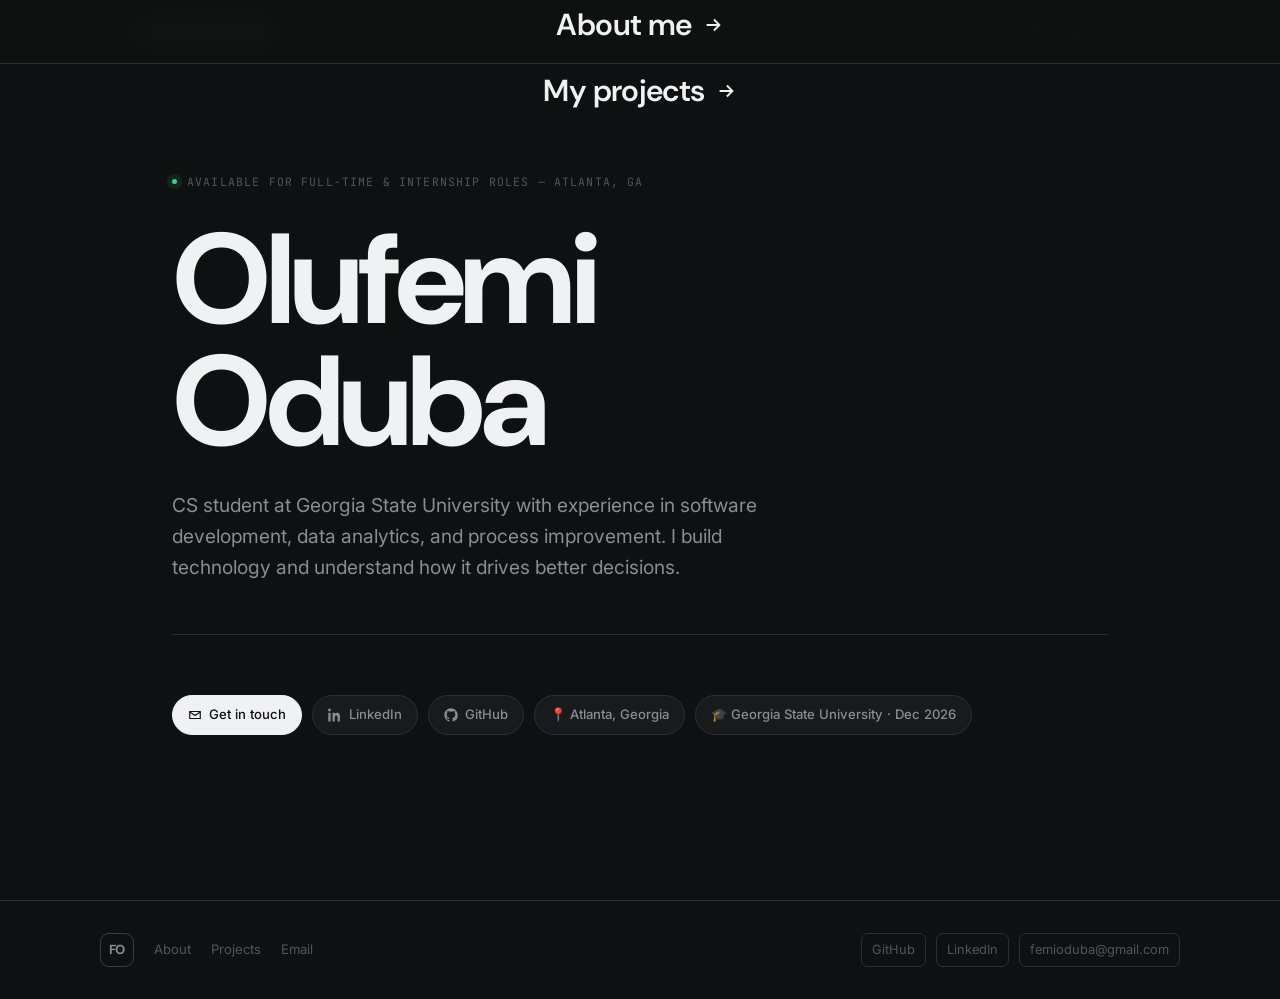
<file: index.html>
<!DOCTYPE html>
<html lang="en" data-theme="dark">
<head>
  <meta charset="UTF-8">
  <meta name="viewport" content="width=device-width, initial-scale=1.0">
  <title>Olufemi Oduba</title>
  <meta name="description" content="CS student at Georgia State University — software development, data analytics, technology consulting.">
  <link rel="stylesheet" href="style.css">
  <style>
    /* ── HOME-SPECIFIC ── */
    .hero {
      padding: clamp(64px, 12vh, 120px) 0 clamp(48px, 8vh, 80px);
    }

    .hero-intro {
      font-family: var(--font-m);
      font-size: .72rem; letter-spacing: .1em;
      text-transform: uppercase; color: var(--text-3);
      display: flex; align-items: center; gap: 10px;
      margin-bottom: 28px;
    }
    .hero-intro::before {
      content: ''; display: block;
      width: 5px; height: 5px; border-radius: 50%;
      background: var(--green);
      box-shadow: 0 0 0 5px var(--green-dim);
      animation: pulse 2s infinite;
    }
    @keyframes pulse {
      0%,100% { box-shadow: 0 0 0 0 rgba(62,207,142,.5); }
      50%      { box-shadow: 0 0 0 7px rgba(62,207,142,0); }
    }

    h1 {
      font-family: var(--font-d);
      font-size: clamp(3.6rem, 11vw, 8rem);
      font-weight: 700;
      letter-spacing: -.04em;
      line-height: .95;
      color: var(--text);
      margin-bottom: 28px;
    }

    .hero-tagline {
      font-size: clamp(1rem, 2.2vw, 1.2rem);
      color: var(--text-2);
      max-width: 52ch;
      line-height: 1.6;
      margin-bottom: 52px;
    }

    .hero-nav {
      display: flex; flex-direction: column;
      gap: 12px; margin-bottom: 60px;
    }

    .hero-divider { border: none; border-top: 1px solid var(--border); margin-bottom: 60px; }

    /* social pill row */
    .hero-socials {
      display: flex; flex-wrap: wrap; gap: 10px;
    }
    .social-pill {
      display: inline-flex; align-items: center; gap: 7px;
      font-size: .82rem; font-weight: 500;
      color: var(--text-2);
      border: 1px solid var(--border);
      border-radius: 99px; padding: 8px 15px;
      background: var(--bg-2);
      transition: all var(--ease);
    }
    .social-pill:hover { color: var(--text); border-color: var(--border-2); transform: translateY(-2px); }
    .social-pill.primary { background: var(--text); color: var(--bg); border-color: var(--text); }
    .social-pill.primary:hover { opacity: .88; }
    .social-pill svg { width: 14px; height: 14px; }
  </style>
</head>
<body>
<div id="progress"></div>

<!-- NAV -->
<nav>
  <div class="nav-inner">
    <a class="nav-mark" href="index.html">
      <span class="mark-box">FO</span>
      Olufemi Oduba
    </a>
    <div class="nav-center">
      <a href="about.html" class="nav-link">About</a>
      <a href="projects.html" class="nav-link">Projects</a>
    </div>
    <div class="nav-right">
      <a class="nav-icon" href="https://github.com/femioduba1" target="_blank" rel="noopener noreferrer" aria-label="GitHub">
        <svg viewBox="0 0 24 24" fill="currentColor"><path d="M12 .5C5.73.5.5 5.73.5 12c0 5.1 3.29 9.4 7.86 10.93.57.1.78-.25.78-.55v-2.16c-3.2.7-3.88-1.36-3.88-1.36-.52-1.34-1.28-1.7-1.28-1.7-1.05-.72.08-.7.08-.7 1.16.08 1.77 1.2 1.77 1.2 1.03 1.76 2.7 1.25 3.36.96.1-.75.4-1.25.73-1.54-2.56-.29-5.26-1.28-5.26-5.7 0-1.26.45-2.29 1.18-3.1-.12-.29-.51-1.46.11-3.04 0 0 .97-.31 3.18 1.18a11 11 0 0 1 5.79 0c2.2-1.49 3.17-1.18 3.17-1.18.63 1.58.24 2.75.12 3.04.74.81 1.18 1.84 1.18 3.1 0 4.43-2.7 5.4-5.28 5.69.42.36.78 1.07.78 2.16v3.2c0 .31.2.66.79.55A10.52 10.52 0 0 0 23.5 12C23.5 5.73 18.27.5 12 .5z"/></svg>
      </a>
      <a class="nav-icon" href="https://www.linkedin.com/in/femioduba" target="_blank" rel="noopener noreferrer" aria-label="LinkedIn">
        <svg viewBox="0 0 24 24" fill="currentColor"><path d="M4.98 3.5C4.98 4.88 3.87 6 2.5 6S0 4.88 0 3.5 1.12 1 2.5 1s2.48 1.12 2.48 2.5zM.5 8h4V23h-4V8zm7.5 0h3.8v2.05h.05c.53-1 1.83-2.05 3.77-2.05 4.03 0 4.78 2.65 4.78 6.1V23h-4v-6.5c0-1.55-.03-3.55-2.16-3.55-2.16 0-2.5 1.69-2.5 3.43V23h-4V8z"/></svg>
      </a>
      <a class="nav-icon" href="mailto:femioduba@gmail.com" aria-label="Email">
        <svg viewBox="0 0 24 24" fill="none" stroke="currentColor" stroke-width="2"><path d="M3 6h18v12H3z"/><path d="M3 7l9 6 9-6"/></svg>
      </a>
      <button id="theme-btn" class="nav-icon" aria-label="Toggle theme">🌙</button>
      <button class="ham" id="ham" aria-label="Menu" aria-expanded="false">
        <span></span><span></span><span></span>
      </button>
    </div>
  </div>
</nav>

<div id="mobile-nav">
  <a href="about.html">About</a>
  <a href="projects.html">Projects</a>
  <a href="mailto:femioduba@gmail.com">Email</a>
  <a href="https://www.linkedin.com/in/femioduba" target="_blank" rel="noopener noreferrer">LinkedIn</a>
  <a href="https://github.com/femioduba1" target="_blank" rel="noopener noreferrer">GitHub</a>
</div>

<!-- MAIN -->
<main class="page">
  <div class="inner">
    <section class="hero">
      <p class="hero-intro reveal">Available for full-time &amp; internship roles — Atlanta, GA</p>

      <h1 class="reveal d1">Olufemi<br>Oduba</h1>

      <p class="hero-tagline reveal d2">
        CS student at Georgia State University with experience in
        software development, data analytics, and process improvement.
        I build technology and understand how it drives better decisions.
      </p>

      <nav class="hero-nav reveal d3" aria-label="Sections">
        <a class="big-link" href="about.html">
          About me
          <svg viewBox="0 0 24 24" fill="none" stroke="currentColor" stroke-width="2"><path d="M5 12h14M13 6l6 6-6 6"/></svg>
        </a>
        <a class="big-link" href="projects.html">
          My projects
          <svg viewBox="0 0 24 24" fill="none" stroke="currentColor" stroke-width="2"><path d="M5 12h14M13 6l6 6-6 6"/></svg>
        </a>
      </nav>

      <hr class="hero-divider reveal">

      <div class="hero-socials reveal">
        <a class="social-pill primary" href="mailto:femioduba@gmail.com">
          <svg viewBox="0 0 24 24" fill="none" stroke="currentColor" stroke-width="2"><path d="M3 6h18v12H3z"/><path d="M3 7l9 6 9-6"/></svg>
          Get in touch
        </a>
        <a class="social-pill" href="https://www.linkedin.com/in/femioduba" target="_blank" rel="noopener noreferrer">
          <svg viewBox="0 0 24 24" fill="currentColor"><path d="M4.98 3.5C4.98 4.88 3.87 6 2.5 6S0 4.88 0 3.5 1.12 1 2.5 1s2.48 1.12 2.48 2.5zM.5 8h4V23h-4V8zm7.5 0h3.8v2.05h.05c.53-1 1.83-2.05 3.77-2.05 4.03 0 4.78 2.65 4.78 6.1V23h-4v-6.5c0-1.55-.03-3.55-2.16-3.55-2.16 0-2.5 1.69-2.5 3.43V23h-4V8z"/></svg>
          LinkedIn
        </a>
        <a class="social-pill" href="https://github.com/femioduba1" target="_blank" rel="noopener noreferrer">
          <svg viewBox="0 0 24 24" fill="currentColor"><path d="M12 .5C5.73.5.5 5.73.5 12c0 5.1 3.29 9.4 7.86 10.93.57.1.78-.25.78-.55v-2.16c-3.2.7-3.88-1.36-3.88-1.36-.52-1.34-1.28-1.7-1.28-1.7-1.05-.72.08-.7.08-.7 1.16.08 1.77 1.2 1.77 1.2 1.03 1.76 2.7 1.25 3.36.96.1-.75.4-1.25.73-1.54-2.56-.29-5.26-1.28-5.26-5.7 0-1.26.45-2.29 1.18-3.1-.12-.29-.51-1.46.11-3.04 0 0 .97-.31 3.18 1.18a11 11 0 0 1 5.79 0c2.2-1.49 3.17-1.18 3.17-1.18.63 1.58.24 2.75.12 3.04.74.81 1.18 1.84 1.18 3.1 0 4.43-2.7 5.4-5.28 5.69.42.36.78 1.07.78 2.16v3.2c0 .31.2.66.79.55A10.52 10.52 0 0 0 23.5 12C23.5 5.73 18.27.5 12 .5z"/></svg>
          GitHub
        </a>
        <span class="social-pill" style="cursor:default;pointer-events:none">
          📍 Atlanta, Georgia
        </span>
        <span class="social-pill" style="cursor:default;pointer-events:none">
          🎓 Georgia State University · Dec 2026
        </span>
      </div>
    </section>
  </div>
</main>

<!-- FOOTER -->
<footer>
  <div class="foot-inner">
    <div class="foot-left">
      <a class="nav-mark" href="index.html" style="font-size:.9rem">
        <span class="mark-box">FO</span>
      </a>
      <div class="foot-links">
        <a href="about.html">About</a>
        <a href="projects.html">Projects</a>
        <a href="mailto:femioduba@gmail.com">Email</a>
      </div>
    </div>
    <div class="foot-social">
      <a href="https://github.com/femioduba1" target="_blank" rel="noopener noreferrer">GitHub</a>
      <a href="https://www.linkedin.com/in/femioduba" target="_blank" rel="noopener noreferrer">LinkedIn</a>
      <a href="mailto:femioduba@gmail.com">femioduba@gmail.com</a>
    </div>
  </div>
</footer>

<script src="main.js"></script>
</body>
</html>
</file>
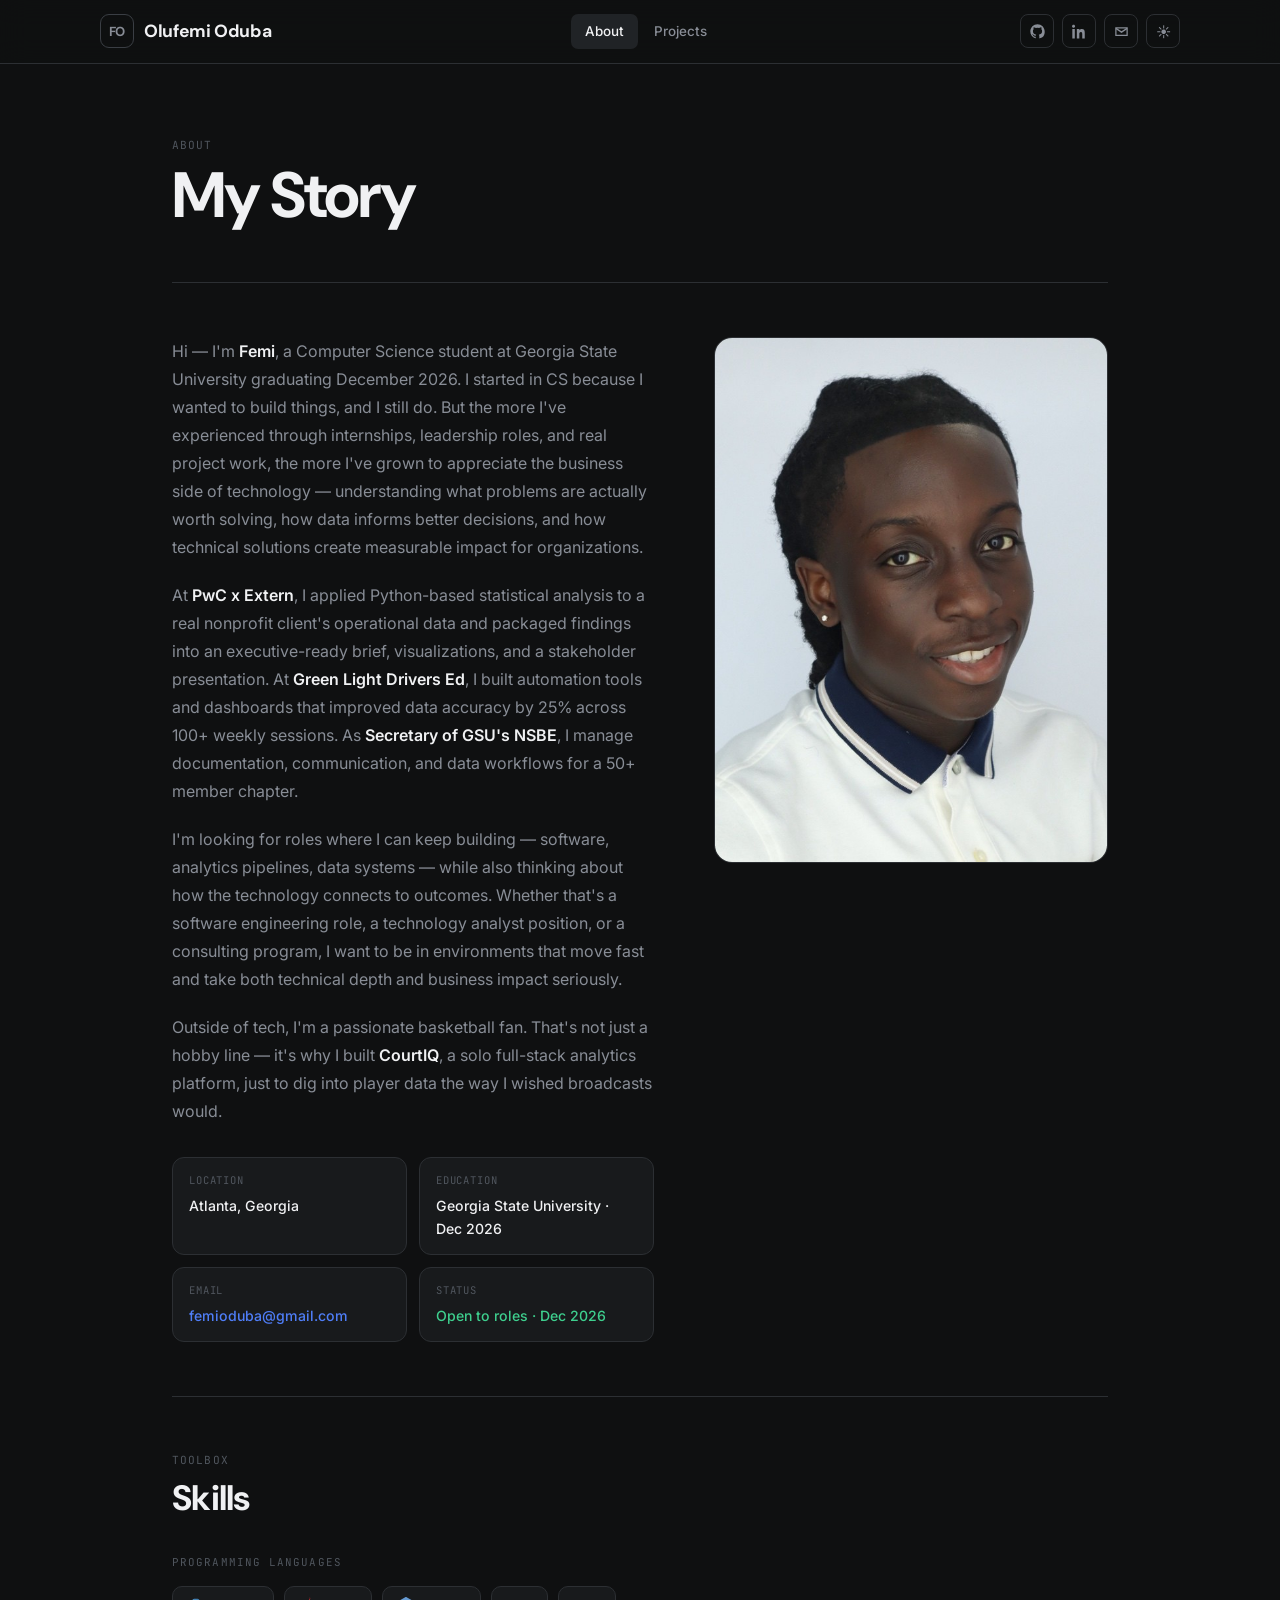
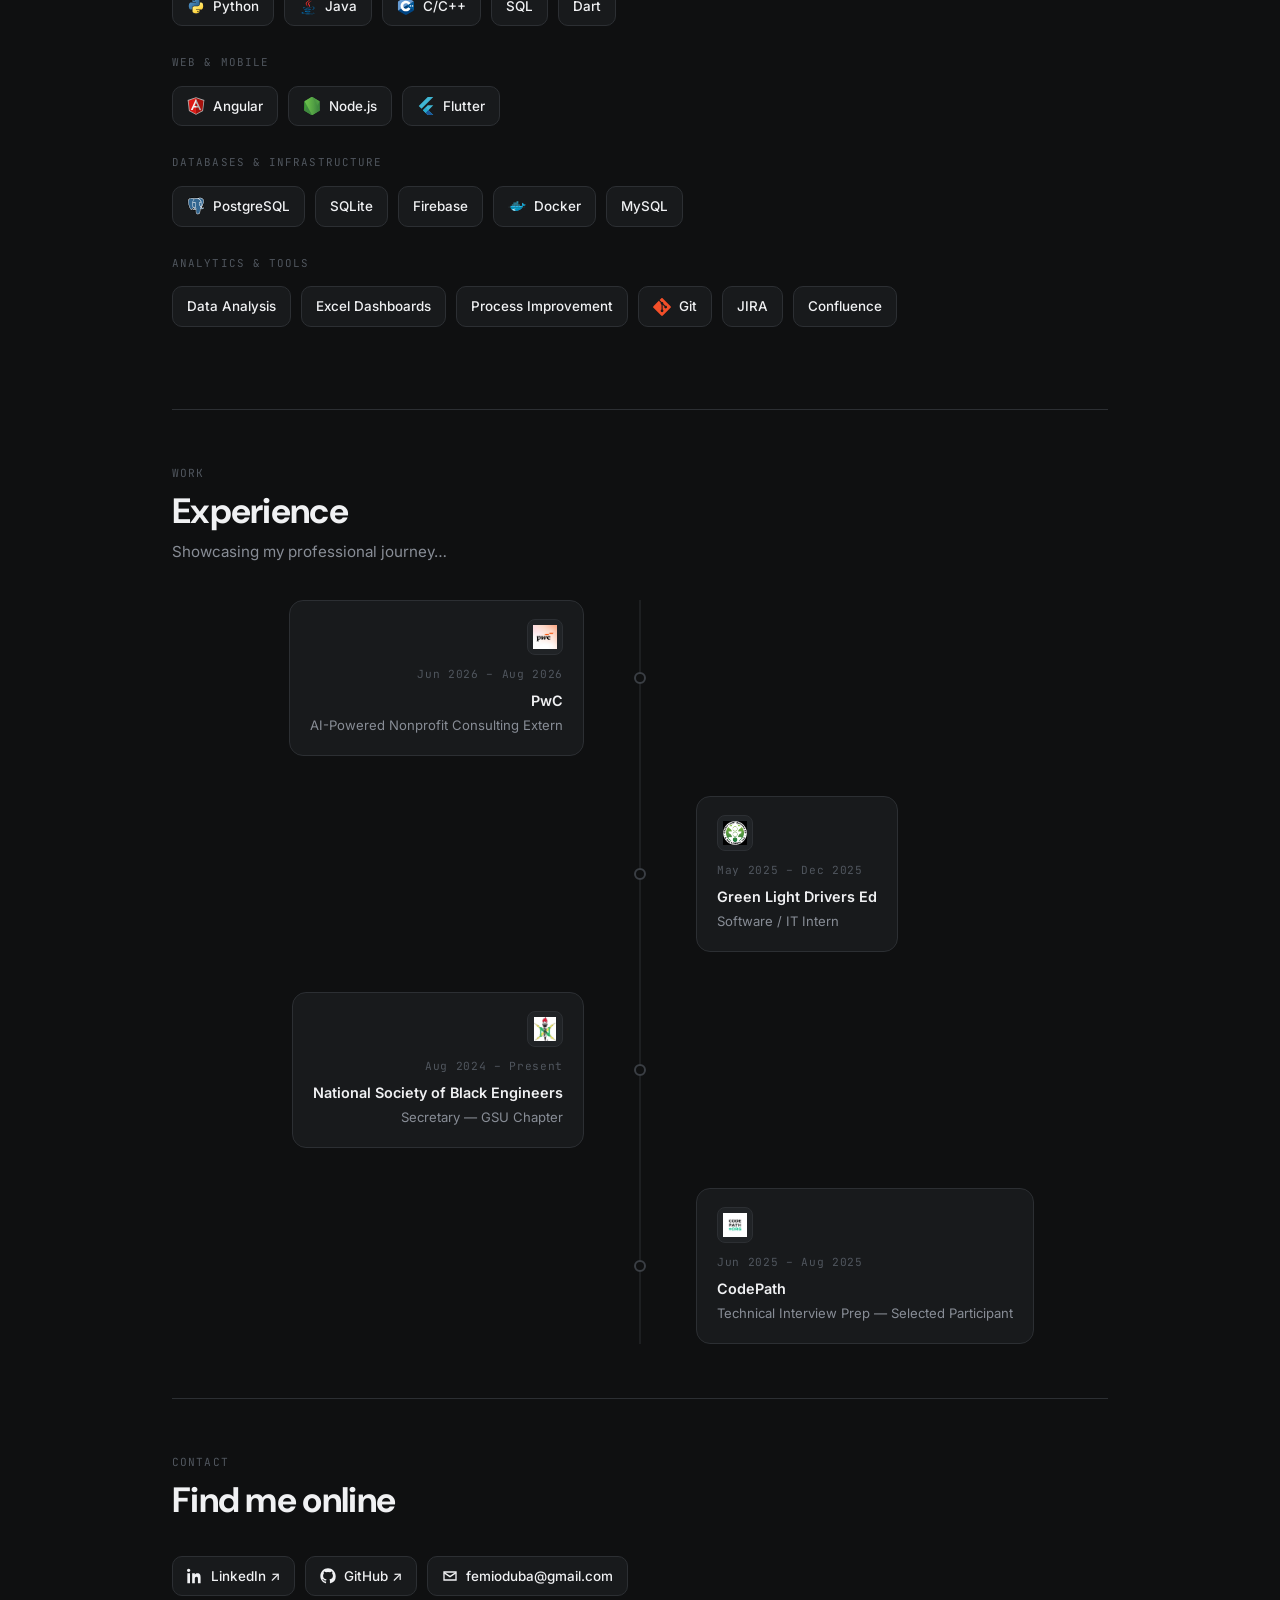
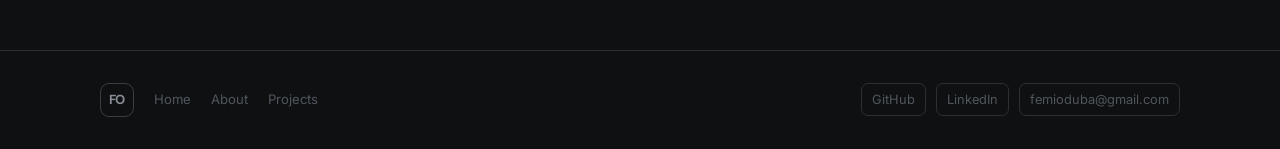
<file: about.html>
<!DOCTYPE html>
<html lang="en" data-theme="dark">
<head>
  <meta charset="UTF-8">
  <meta name="viewport" content="width=device-width, initial-scale=1.0">
  <title>About — Olufemi Oduba</title>
  <meta name="description" content="About Olufemi Oduba — background, skills, and experience.">
  <link rel="stylesheet" href="style.css">
  <style>
    /* ── ABOUT-SPECIFIC ── */
    .about-hero {
      padding: clamp(48px, 8vh, 80px) 0 clamp(36px, 6vh, 60px);
    }
    .about-hero h1 {
      font-family: var(--font-d);
      font-size: clamp(2.2rem, 6vw, 4rem);
      font-weight: 700; letter-spacing: -.03em; line-height: 1.0;
      margin-bottom: 0;
    }

    /* story + photo */
    .story-grid {
      display: grid;
      grid-template-columns: 1.1fr .9fr;
      gap: 60px; align-items: start;
      padding: clamp(40px, 6vh, 72px) 0;
    }
    .story-body p {
      font-size: 1rem; color: var(--text-2);
      line-height: 1.75; margin-bottom: 20px;
    }
    .story-body p:last-child { margin-bottom: 0; }
    .story-body strong { color: var(--text); font-weight: 600; }
    .story-photo {
      position: sticky; top: calc(var(--nav-h) + 24px);
    }
    .story-photo img {
      width: 100%; border-radius: 18px;
      border: 1px solid var(--border);
      aspect-ratio: 3/4; object-fit: cover;
    }

    /* section spacing */
    .about-section { padding: clamp(40px, 6vh, 72px) 0; }
    .about-section-head { margin-bottom: 36px; }

    /* skills */
    .skills-block { margin-bottom: 28px; }
    .skills-block-label {
      font-family: var(--font-m); font-size: .68rem;
      letter-spacing: .1em; text-transform: uppercase;
      color: var(--text-3); margin-bottom: 14px;
    }

    /* info cards (quick facts) */
    .info-cards {
      display: grid; grid-template-columns: repeat(2, 1fr);
      gap: 12px; margin-top: 32px;
    }
    .info-card {
      background: var(--bg-2); border: 1px solid var(--border);
      border-radius: 12px; padding: 14px 16px;
    }
    .info-card-label { font-family: var(--font-m); font-size: .66rem; letter-spacing: .08em; text-transform: uppercase; color: var(--text-3); margin-bottom: 4px; }
    .info-card-value { font-size: .88rem; font-weight: 500; color: var(--text); }

    @media (max-width: 760px) {
      .story-grid { grid-template-columns: 1fr; }
      .story-photo { position: static; }
      .info-cards { grid-template-columns: 1fr; }
    }
  </style>
</head>
<body>
<div id="progress"></div>

<!-- NAV -->
<nav>
  <div class="nav-inner">
    <a class="nav-mark" href="index.html">
      <span class="mark-box">FO</span>
      Olufemi Oduba
    </a>
    <div class="nav-center">
      <a href="about.html" class="nav-link active">About</a>
      <a href="projects.html" class="nav-link">Projects</a>
    </div>
    <div class="nav-right">
      <a class="nav-icon" href="https://github.com/femioduba1" target="_blank" rel="noopener noreferrer" aria-label="GitHub">
        <svg viewBox="0 0 24 24" fill="currentColor"><path d="M12 .5C5.73.5.5 5.73.5 12c0 5.1 3.29 9.4 7.86 10.93.57.1.78-.25.78-.55v-2.16c-3.2.7-3.88-1.36-3.88-1.36-.52-1.34-1.28-1.7-1.28-1.7-1.05-.72.08-.7.08-.7 1.16.08 1.77 1.2 1.77 1.2 1.03 1.76 2.7 1.25 3.36.96.1-.75.4-1.25.73-1.54-2.56-.29-5.26-1.28-5.26-5.7 0-1.26.45-2.29 1.18-3.1-.12-.29-.51-1.46.11-3.04 0 0 .97-.31 3.18 1.18a11 11 0 0 1 5.79 0c2.2-1.49 3.17-1.18 3.17-1.18.63 1.58.24 2.75.12 3.04.74.81 1.18 1.84 1.18 3.1 0 4.43-2.7 5.4-5.28 5.69.42.36.78 1.07.78 2.16v3.2c0 .31.2.66.79.55A10.52 10.52 0 0 0 23.5 12C23.5 5.73 18.27.5 12 .5z"/></svg>
      </a>
      <a class="nav-icon" href="https://www.linkedin.com/in/femioduba" target="_blank" rel="noopener noreferrer" aria-label="LinkedIn">
        <svg viewBox="0 0 24 24" fill="currentColor"><path d="M4.98 3.5C4.98 4.88 3.87 6 2.5 6S0 4.88 0 3.5 1.12 1 2.5 1s2.48 1.12 2.48 2.5zM.5 8h4V23h-4V8zm7.5 0h3.8v2.05h.05c.53-1 1.83-2.05 3.77-2.05 4.03 0 4.78 2.65 4.78 6.1V23h-4v-6.5c0-1.55-.03-3.55-2.16-3.55-2.16 0-2.5 1.69-2.5 3.43V23h-4V8z"/></svg>
      </a>
      <a class="nav-icon" href="mailto:femioduba@gmail.com" aria-label="Email">
        <svg viewBox="0 0 24 24" fill="none" stroke="currentColor" stroke-width="2"><path d="M3 6h18v12H3z"/><path d="M3 7l9 6 9-6"/></svg>
      </a>
      <button id="theme-btn" class="nav-icon" aria-label="Toggle theme">🌙</button>
      <button class="ham" id="ham" aria-label="Menu" aria-expanded="false">
        <span></span><span></span><span></span>
      </button>
    </div>
  </div>
</nav>

<div id="mobile-nav">
  <a href="index.html">Home</a>
  <a href="about.html">About</a>
  <a href="projects.html">Projects</a>
  <a href="mailto:femioduba@gmail.com">Email</a>
</div>

<!-- MAIN -->
<main class="page">
  <div class="inner">

    <!-- heading -->
    <section class="about-hero">
      <span class="eyebrow reveal">About</span>
      <h1 class="reveal d1">My Story</h1>
    </section>

    <hr class="rule">

    <!-- story + photo -->
    <section class="story-grid">
      <div class="story-body reveal">
        <p>
          Hi — I'm <strong>Femi</strong>, a Computer Science student at Georgia State University
          graduating December 2026. I started in CS because I wanted to build things, and I still do.
          But the more I've experienced through internships, leadership roles, and real project work,
          the more I've grown to appreciate the business side of technology — understanding what
          problems are actually worth solving, how data informs better decisions, and how technical
          solutions create measurable impact for organizations.
        </p>
        <p>
          At <strong>PwC x Extern</strong>, I applied Python-based statistical analysis to a real
          nonprofit client's operational data and packaged findings into an executive-ready brief,
          visualizations, and a stakeholder presentation. At <strong>Green Light Drivers Ed</strong>,
          I built automation tools and dashboards that improved data accuracy by 25% across 100+
          weekly sessions. As <strong>Secretary of GSU's NSBE</strong>, I manage documentation,
          communication, and data workflows for a 50+ member chapter.
        </p>
        <p>
          I'm looking for roles where I can keep building — software, analytics pipelines, data
          systems — while also thinking about how the technology connects to outcomes. Whether
          that's a software engineering role, a technology analyst position, or a consulting program,
          I want to be in environments that move fast and take both technical depth and business
          impact seriously.
        </p>
        <p>
          Outside of tech, I'm a passionate basketball fan. That's not just a hobby line — it's why
          I built <strong>CourtIQ</strong>, a solo full-stack analytics platform, just to dig into
          player data the way I wished broadcasts would.
        </p>

        <div class="info-cards reveal d2">
          <div class="info-card">
            <div class="info-card-label">Location</div>
            <div class="info-card-value">Atlanta, Georgia</div>
          </div>
          <div class="info-card">
            <div class="info-card-label">Education</div>
            <div class="info-card-value">Georgia State University · Dec 2026</div>
          </div>
          <div class="info-card">
            <div class="info-card-label">Email</div>
            <div class="info-card-value"><a href="mailto:femioduba@gmail.com" style="color:var(--accent)">femioduba@gmail.com</a></div>
          </div>
          <div class="info-card">
            <div class="info-card-label">Status</div>
            <div class="info-card-value" style="color:var(--green)">Open to roles · Dec 2026</div>
          </div>
        </div>
      </div>

      <div class="story-photo reveal d1">
        <img src="images/headshot.jpg" alt="Olufemi Oduba — professional headshot">
      </div>
    </section>

    <hr class="rule">

    <!-- skills -->
    <section class="about-section">
      <div class="about-section-head reveal">
        <span class="eyebrow">Toolbox</span>
        <h2 class="sec-title">Skills</h2>
      </div>

      <div class="skills-block reveal">
        <div class="skills-block-label">Programming Languages</div>
        <div class="pill-row">
          <span class="pill"><img src="images/icons/python.svg" alt="Python">Python</span>
          <span class="pill"><img src="images/icons/java.svg" alt="Java">Java</span>
          <span class="pill"><img src="images/icons/cplusplus.svg" alt="C++">C/C++</span>
          <span class="pill">SQL</span>
          <span class="pill">Dart</span>
        </div>
      </div>

      <div class="skills-block reveal d1">
        <div class="skills-block-label">Web &amp; Mobile</div>
        <div class="pill-row">
          <span class="pill"><img src="images/icons/angularjs.svg" alt="Angular">Angular</span>
          <span class="pill"><img src="images/icons/nodejs.svg" alt="Node.js">Node.js</span>
          <span class="pill"><img src="images/icons/flutter.svg" alt="Flutter">Flutter</span>
        </div>
      </div>

      <div class="skills-block reveal d2">
        <div class="skills-block-label">Databases &amp; Infrastructure</div>
        <div class="pill-row">
          <span class="pill"><img src="images/icons/postgresql.svg" alt="PostgreSQL">PostgreSQL</span>
          <span class="pill">SQLite</span>
          <span class="pill">Firebase</span>
          <span class="pill"><img src="images/icons/docker.svg" alt="Docker">Docker</span>
          <span class="pill">MySQL</span>
        </div>
      </div>

      <div class="skills-block reveal d3">
        <div class="skills-block-label">Analytics &amp; Tools</div>
        <div class="pill-row">
          <span class="pill">Data Analysis</span>
          <span class="pill">Excel Dashboards</span>
          <span class="pill">Process Improvement</span>
          <span class="pill"><img src="images/icons/git.svg" alt="Git">Git</span>
          <span class="pill">JIRA</span>
          <span class="pill">Confluence</span>
        </div>
      </div>
    </section>

    <hr class="rule">

    <!-- experience timeline -->
    <section class="about-section">
      <div class="about-section-head reveal">
        <span class="eyebrow">Work</span>
        <h2 class="sec-title">Experience</h2>
        <p class="sec-sub">Showcasing my professional journey…</p>
      </div>

      <div class="exp-timeline reveal">

        <div class="exp-item left">
          <div class="exp-card">
            <div class="exp-card-inner">
              <div class="exp-logo"><img src="images/project-pwc.jpg" alt="PwC logo"></div>
              <div class="exp-date">Jun 2026 – Aug 2026</div>
              <div class="exp-org">PwC</div>
              <div class="exp-role">AI-Powered Nonprofit Consulting Extern</div>
            </div>
          </div>
          <div class="exp-connector"><div class="exp-dot"></div></div>
          <div class="exp-spacer"></div>
        </div>

        <div class="exp-item right">
          <div class="exp-spacer"></div>
          <div class="exp-connector"><div class="exp-dot"></div></div>
          <div class="exp-card">
            <div class="exp-card-inner">
              <div class="exp-logo"><img src="images/icons/greenlight-logo.png" alt="Green Light logo"></div>
              <div class="exp-date">May 2025 – Dec 2025</div>
              <div class="exp-org">Green Light Drivers Ed</div>
              <div class="exp-role">Software / IT Intern</div>
            </div>
          </div>
        </div>

        <div class="exp-item left">
          <div class="exp-card">
            <div class="exp-card-inner">
              <div class="exp-logo"><img src="images/icons/nsbe-logo.png" alt="NSBE logo"></div>
              <div class="exp-date">Aug 2024 – Present</div>
              <div class="exp-org">National Society of Black Engineers</div>
              <div class="exp-role">Secretary — GSU Chapter</div>
            </div>
          </div>
          <div class="exp-connector"><div class="exp-dot"></div></div>
          <div class="exp-spacer"></div>
        </div>

        <div class="exp-item right">
          <div class="exp-spacer"></div>
          <div class="exp-connector"><div class="exp-dot"></div></div>
          <div class="exp-card">
            <div class="exp-card-inner">
              <div class="exp-logo"><img src="images/icons/codepath-logo.png" alt="CodePath logo"></div>
              <div class="exp-date">Jun 2025 – Aug 2025</div>
              <div class="exp-org">CodePath</div>
              <div class="exp-role">Technical Interview Prep — Selected Participant</div>
            </div>
          </div>
        </div>

      </div>
    </section>

    <hr class="rule">

    <!-- find me section -->
    <section class="about-section">
      <div class="about-section-head reveal">
        <span class="eyebrow">Contact</span>
        <h2 class="sec-title">Find me online</h2>
      </div>
      <div class="pill-row reveal">
        <a class="pill" href="https://www.linkedin.com/in/femioduba" target="_blank" rel="noopener noreferrer">
          <svg width="16" height="16" viewBox="0 0 24 24" fill="currentColor"><path d="M4.98 3.5C4.98 4.88 3.87 6 2.5 6S0 4.88 0 3.5 1.12 1 2.5 1s2.48 1.12 2.48 2.5zM.5 8h4V23h-4V8zm7.5 0h3.8v2.05h.05c.53-1 1.83-2.05 3.77-2.05 4.03 0 4.78 2.65 4.78 6.1V23h-4v-6.5c0-1.55-.03-3.55-2.16-3.55-2.16 0-2.5 1.69-2.5 3.43V23h-4V8z"/></svg>
          LinkedIn ↗
        </a>
        <a class="pill" href="https://github.com/femioduba1" target="_blank" rel="noopener noreferrer">
          <svg width="16" height="16" viewBox="0 0 24 24" fill="currentColor"><path d="M12 .5C5.73.5.5 5.73.5 12c0 5.1 3.29 9.4 7.86 10.93.57.1.78-.25.78-.55v-2.16c-3.2.7-3.88-1.36-3.88-1.36-.52-1.34-1.28-1.7-1.28-1.7-1.05-.72.08-.7.08-.7 1.16.08 1.77 1.2 1.77 1.2 1.03 1.76 2.7 1.25 3.36.96.1-.75.4-1.25.73-1.54-2.56-.29-5.26-1.28-5.26-5.7 0-1.26.45-2.29 1.18-3.1-.12-.29-.51-1.46.11-3.04 0 0 .97-.31 3.18 1.18a11 11 0 0 1 5.79 0c2.2-1.49 3.17-1.18 3.17-1.18.63 1.58.24 2.75.12 3.04.74.81 1.18 1.84 1.18 3.1 0 4.43-2.7 5.4-5.28 5.69.42.36.78 1.07.78 2.16v3.2c0 .31.2.66.79.55A10.52 10.52 0 0 0 23.5 12C23.5 5.73 18.27.5 12 .5z"/></svg>
          GitHub ↗
        </a>
        <a class="pill" href="mailto:femioduba@gmail.com">
          <svg width="16" height="16" viewBox="0 0 24 24" fill="none" stroke="currentColor" stroke-width="2"><path d="M3 6h18v12H3z"/><path d="M3 7l9 6 9-6"/></svg>
          femioduba@gmail.com
        </a>
      </div>
    </section>

  </div>
</main>

<!-- FOOTER -->
<footer>
  <div class="foot-inner">
    <div class="foot-left">
      <a class="nav-mark" href="index.html" style="font-size:.9rem"><span class="mark-box">FO</span></a>
      <div class="foot-links">
        <a href="index.html">Home</a>
        <a href="about.html">About</a>
        <a href="projects.html">Projects</a>
      </div>
    </div>
    <div class="foot-social">
      <a href="https://github.com/femioduba1" target="_blank" rel="noopener noreferrer">GitHub</a>
      <a href="https://www.linkedin.com/in/femioduba" target="_blank" rel="noopener noreferrer">LinkedIn</a>
      <a href="mailto:femioduba@gmail.com">femioduba@gmail.com</a>
    </div>
  </div>
</footer>

<script src="main.js"></script>
</body>
</html>
</file>
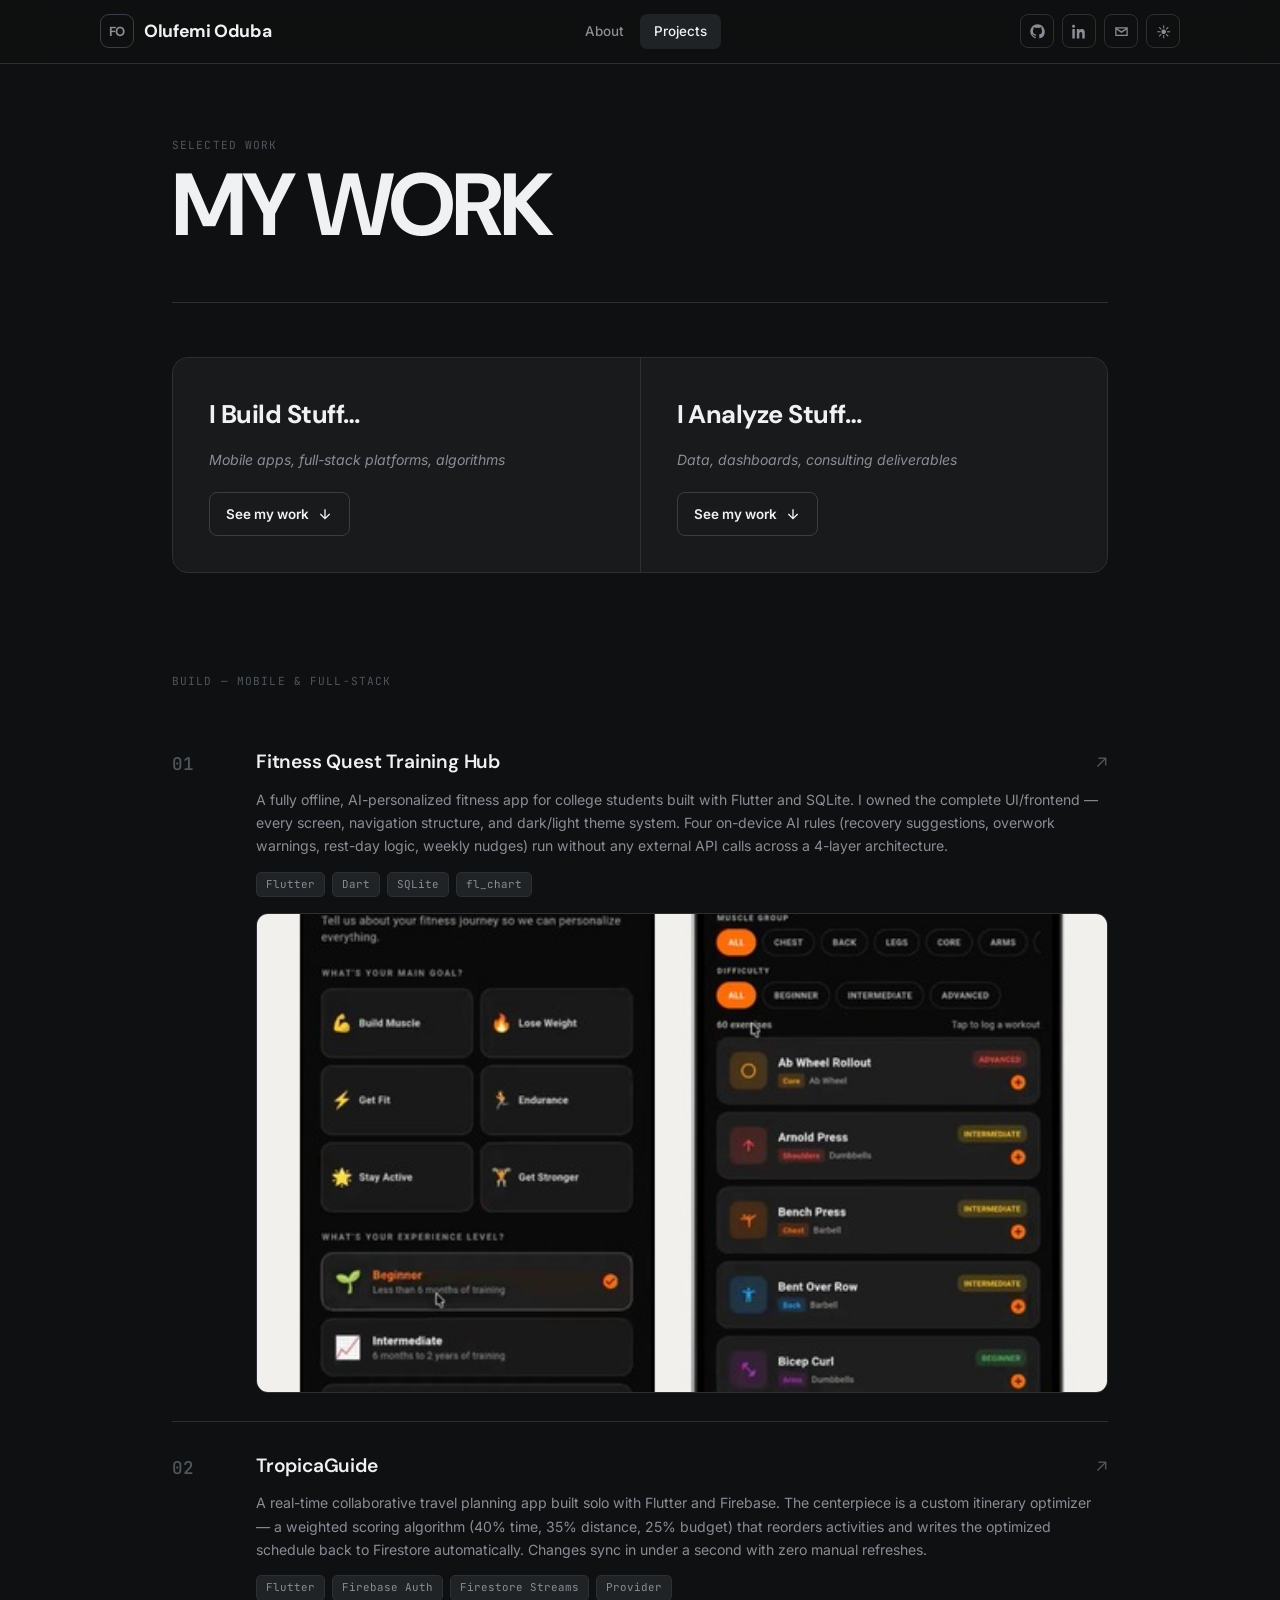
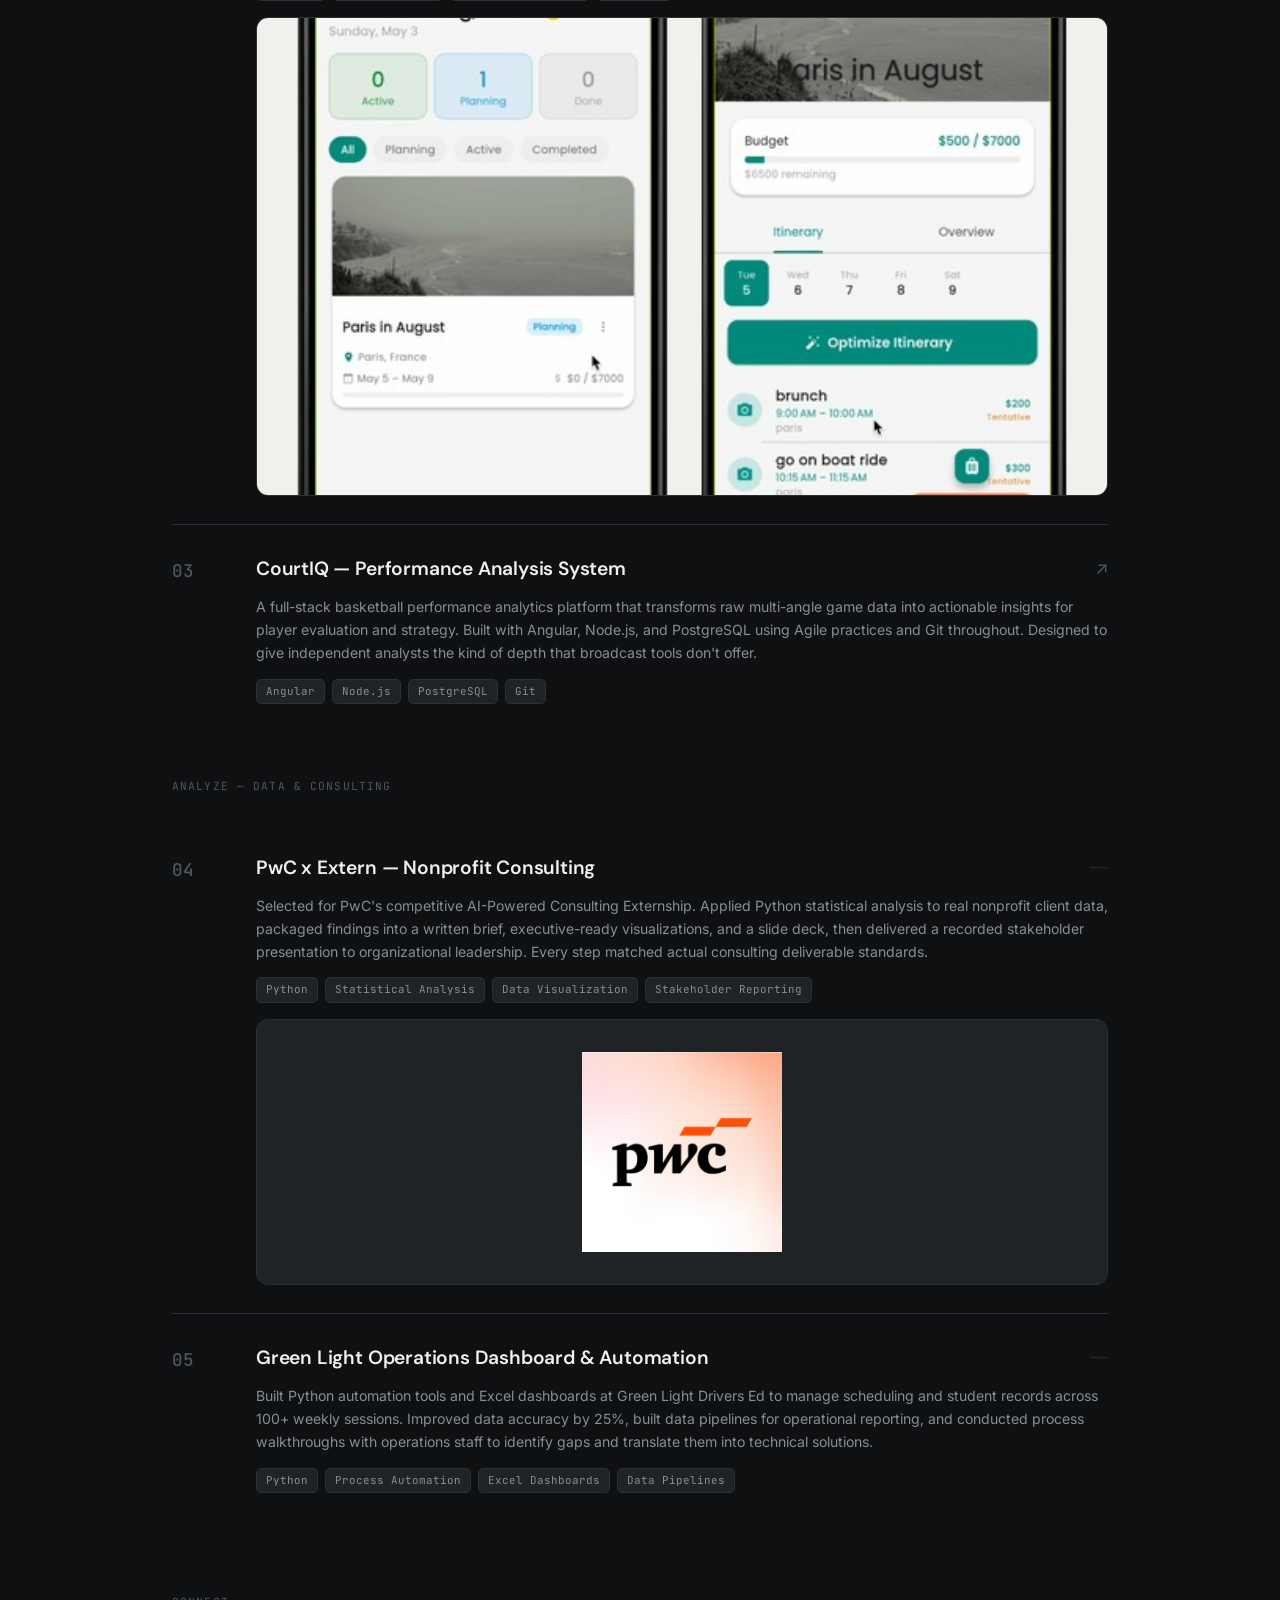
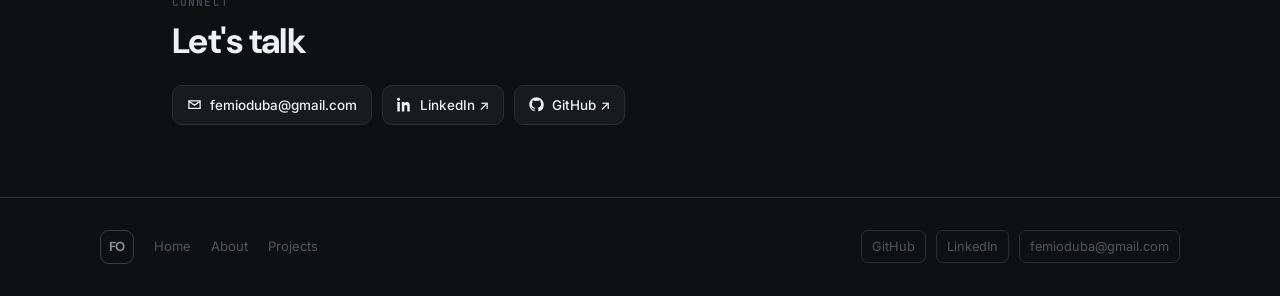
<file: projects.html>
<!DOCTYPE html>
<html lang="en" data-theme="dark">
<head>
  <meta charset="UTF-8">
  <meta name="viewport" content="width=device-width, initial-scale=1.0">
  <title>Projects — Olufemi Oduba</title>
  <meta name="description" content="Projects by Olufemi Oduba — mobile apps, full-stack platforms, and analytics work.">
  <link rel="stylesheet" href="style.css">
  <style>
    /* ── PROJECTS-SPECIFIC ── */
    .proj-hero {
      padding: clamp(48px, 8vh, 80px) 0 clamp(36px, 6vh, 60px);
    }
    .proj-hero h1 {
      font-family: var(--font-d);
      font-size: clamp(2.6rem, 8vw, 5.5rem);
      font-weight: 700; letter-spacing: -.04em; line-height: .95;
      margin-bottom: 0;
    }

    /* category split */
    .cat-split {
      display: grid; grid-template-columns: 1fr 1fr;
      gap: 1px; background: var(--border);
      border: 1px solid var(--border);
      border-radius: 16px; overflow: hidden;
      margin: clamp(40px, 6vh, 64px) 0;
    }
    .cat-card {
      background: var(--bg-2); padding: 36px;
      display: flex; flex-direction: column; gap: 12px;
      transition: background var(--ease);
    }
    .cat-card:hover { background: var(--bg-3); }
    .cat-card h3 {
      font-family: var(--font-d);
      font-size: clamp(1.2rem, 2.5vw, 1.6rem);
      font-weight: 700; letter-spacing: -.02em;
    }
    .cat-card p { font-size: .88rem; color: var(--text-2); font-style: italic; }
    .cat-link {
      display: inline-flex; align-items: center; gap: 8px;
      font-size: .84rem; font-weight: 600;
      color: var(--text);
      border: 1.5px solid var(--border-2);
      border-radius: 8px; padding: 10px 16px;
      width: fit-content; margin-top: 8px;
      transition: all var(--ease);
    }
    .cat-link:hover { border-color: var(--text); transform: translateY(-2px); }
    .cat-link svg { width: 16px; height: 16px; transition: transform var(--ease); }
    .cat-link:hover svg { transform: translateY(2px); }

    /* section label */
    .proj-label {
      font-family: var(--font-m); font-size: .7rem;
      letter-spacing: .1em; text-transform: uppercase;
      color: var(--text-3); padding: clamp(32px, 5vh, 52px) 0 28px;
      display: block;
    }

    /* project list */
    .proj-list { display: flex; flex-direction: column; gap: 0; }
    .proj-item {
      display: grid;
      grid-template-columns: 56px 1fr;
      gap: 28px; align-items: start;
      padding: 28px 0;
      border-bottom: 1px solid var(--border);
      cursor: pointer;
      transition: background var(--ease);
    }
    .proj-item:last-child { border-bottom: none; }
    .proj-item:hover { background: var(--bg-2); margin: 0 -20px; padding: 28px 20px; border-radius: 12px; }

    .proj-num {
      font-family: var(--font-m); font-size: 1.1rem;
      font-weight: 500; color: var(--text-3);
      padding-top: 3px;
    }
    .proj-main {}
    .proj-top {
      display: flex; align-items: flex-start;
      justify-content: space-between; gap: 16px;
      margin-bottom: 10px;
    }
    .proj-title {
      font-family: var(--font-d);
      font-size: clamp(1rem, 2.5vw, 1.2rem);
      font-weight: 600; letter-spacing: -.01em;
    }
    .proj-arrow {
      color: var(--text-3); font-size: 1.1rem;
      transition: all var(--ease); flex-shrink: 0;
    }
    .proj-item:hover .proj-arrow { color: var(--text); transform: translate(3px, -3px); }
    .proj-desc { font-size: .88rem; color: var(--text-2); line-height: 1.65; margin-bottom: 14px; }

    /* image */
    .proj-img-wrap {
      margin-top: 16px; border-radius: 12px; overflow: hidden;
      border: 1px solid var(--border); aspect-ratio: 16/9;
      background: var(--bg-3);
    }
    .proj-img-wrap img {
      width: 100%; height: 100%; object-fit: cover;
      transition: transform .4s ease;
    }
    .proj-item:hover .proj-img-wrap img { transform: scale(1.02); }

    @media (max-width: 600px) {
      .cat-split { grid-template-columns: 1fr; }
      .proj-item { grid-template-columns: 40px 1fr; gap: 16px; }
    }
  </style>
</head>
<body>
<div id="progress"></div>

<!-- NAV -->
<nav>
  <div class="nav-inner">
    <a class="nav-mark" href="index.html">
      <span class="mark-box">FO</span>
      Olufemi Oduba
    </a>
    <div class="nav-center">
      <a href="about.html" class="nav-link">About</a>
      <a href="projects.html" class="nav-link active">Projects</a>
    </div>
    <div class="nav-right">
      <a class="nav-icon" href="https://github.com/femioduba1" target="_blank" rel="noopener noreferrer" aria-label="GitHub">
        <svg viewBox="0 0 24 24" fill="currentColor"><path d="M12 .5C5.73.5.5 5.73.5 12c0 5.1 3.29 9.4 7.86 10.93.57.1.78-.25.78-.55v-2.16c-3.2.7-3.88-1.36-3.88-1.36-.52-1.34-1.28-1.7-1.28-1.7-1.05-.72.08-.7.08-.7 1.16.08 1.77 1.2 1.77 1.2 1.03 1.76 2.7 1.25 3.36.96.1-.75.4-1.25.73-1.54-2.56-.29-5.26-1.28-5.26-5.7 0-1.26.45-2.29 1.18-3.1-.12-.29-.51-1.46.11-3.04 0 0 .97-.31 3.18 1.18a11 11 0 0 1 5.79 0c2.2-1.49 3.17-1.18 3.17-1.18.63 1.58.24 2.75.12 3.04.74.81 1.18 1.84 1.18 3.1 0 4.43-2.7 5.4-5.28 5.69.42.36.78 1.07.78 2.16v3.2c0 .31.2.66.79.55A10.52 10.52 0 0 0 23.5 12C23.5 5.73 18.27.5 12 .5z"/></svg>
      </a>
      <a class="nav-icon" href="https://www.linkedin.com/in/femioduba" target="_blank" rel="noopener noreferrer" aria-label="LinkedIn">
        <svg viewBox="0 0 24 24" fill="currentColor"><path d="M4.98 3.5C4.98 4.88 3.87 6 2.5 6S0 4.88 0 3.5 1.12 1 2.5 1s2.48 1.12 2.48 2.5zM.5 8h4V23h-4V8zm7.5 0h3.8v2.05h.05c.53-1 1.83-2.05 3.77-2.05 4.03 0 4.78 2.65 4.78 6.1V23h-4v-6.5c0-1.55-.03-3.55-2.16-3.55-2.16 0-2.5 1.69-2.5 3.43V23h-4V8z"/></svg>
      </a>
      <a class="nav-icon" href="mailto:femioduba@gmail.com" aria-label="Email">
        <svg viewBox="0 0 24 24" fill="none" stroke="currentColor" stroke-width="2"><path d="M3 6h18v12H3z"/><path d="M3 7l9 6 9-6"/></svg>
      </a>
      <button id="theme-btn" class="nav-icon" aria-label="Toggle theme">🌙</button>
      <button class="ham" id="ham" aria-label="Menu" aria-expanded="false">
        <span></span><span></span><span></span>
      </button>
    </div>
  </div>
</nav>

<div id="mobile-nav">
  <a href="index.html">Home</a>
  <a href="about.html">About</a>
  <a href="projects.html">Projects</a>
  <a href="mailto:femioduba@gmail.com">Email</a>
</div>

<!-- MAIN -->
<main class="page">
  <div class="inner">

    <!-- heading -->
    <section class="proj-hero">
      <span class="eyebrow reveal">Selected Work</span>
      <h1 class="reveal d1">MY WORK</h1>
    </section>

    <hr class="rule">

    <!-- category split -->
    <div class="cat-split reveal">
      <div class="cat-card">
        <h3>I Build Stuff…</h3>
        <p>Mobile apps, full-stack platforms, algorithms</p>
        <a class="cat-link" href="#build">
          See my work
          <svg viewBox="0 0 24 24" fill="none" stroke="currentColor" stroke-width="2"><path d="M12 5v14M5 12l7 7 7-7"/></svg>
        </a>
      </div>
      <div class="cat-card">
        <h3>I Analyze Stuff…</h3>
        <p>Data, dashboards, consulting deliverables</p>
        <a class="cat-link" href="#analyze">
          See my work
          <svg viewBox="0 0 24 24" fill="none" stroke="currentColor" stroke-width="2"><path d="M12 5v14M5 12l7 7 7-7"/></svg>
        </a>
      </div>
    </div>

    <!-- BUILD projects -->
    <span class="proj-label reveal" id="build">Build — Mobile &amp; Full-Stack</span>

    <div class="proj-list">

      <div class="proj-item reveal" onclick="window.open('https://github.com/femioduba1/fitness-quest-training-hub','_blank')">
        <div class="proj-num">01</div>
        <div class="proj-main">
          <div class="proj-top">
            <h3 class="proj-title">Fitness Quest Training Hub</h3>
            <span class="proj-arrow">↗</span>
          </div>
          <p class="proj-desc">
            A fully offline, AI-personalized fitness app for college students built with Flutter and SQLite.
            I owned the complete UI/frontend — every screen, navigation structure, and dark/light theme system.
            Four on-device AI rules (recovery suggestions, overwork warnings, rest-day logic, weekly nudges)
            run without any external API calls across a 4-layer architecture.
          </p>
          <div class="tag-row">
            <span class="tag">Flutter</span>
            <span class="tag">Dart</span>
            <span class="tag">SQLite</span>
            <span class="tag">fl_chart</span>
          </div>
          <div class="proj-img-wrap">
            <img src="images/project-fitnessquest.jpg" alt="Fitness Quest Training Hub app screenshots">
          </div>
        </div>
      </div>

      <div class="proj-item reveal" onclick="window.open('https://github.com/femioduba1/project02','_blank')">
        <div class="proj-num">02</div>
        <div class="proj-main">
          <div class="proj-top">
            <h3 class="proj-title">TropicaGuide</h3>
            <span class="proj-arrow">↗</span>
          </div>
          <p class="proj-desc">
            A real-time collaborative travel planning app built solo with Flutter and Firebase.
            The centerpiece is a custom itinerary optimizer — a weighted scoring algorithm
            (40% time, 35% distance, 25% budget) that reorders activities and writes the
            optimized schedule back to Firestore automatically. Changes sync in under a second
            with zero manual refreshes.
          </p>
          <div class="tag-row">
            <span class="tag">Flutter</span>
            <span class="tag">Firebase Auth</span>
            <span class="tag">Firestore Streams</span>
            <span class="tag">Provider</span>
          </div>
          <div class="proj-img-wrap">
            <img src="images/project-tropicaguide.jpg" alt="TropicaGuide app screenshots">
          </div>
        </div>
      </div>

      <div class="proj-item reveal" onclick="window.open('https://github.com/femioduba1','_blank')">
        <div class="proj-num">03</div>
        <div class="proj-main">
          <div class="proj-top">
            <h3 class="proj-title">CourtIQ — Performance Analysis System</h3>
            <span class="proj-arrow">↗</span>
          </div>
          <p class="proj-desc">
            A full-stack basketball performance analytics platform that transforms raw multi-angle game
            data into actionable insights for player evaluation and strategy. Built with Angular, Node.js,
            and PostgreSQL using Agile practices and Git throughout. Designed to give independent analysts
            the kind of depth that broadcast tools don't offer.
          </p>
          <div class="tag-row">
            <span class="tag">Angular</span>
            <span class="tag">Node.js</span>
            <span class="tag">PostgreSQL</span>
            <span class="tag">Git</span>
          </div>
        </div>
      </div>

    </div>

    <!-- ANALYZE projects -->
    <span class="proj-label reveal" id="analyze">Analyze — Data &amp; Consulting</span>

    <div class="proj-list">

      <div class="proj-item reveal">
        <div class="proj-num">04</div>
        <div class="proj-main">
          <div class="proj-top">
            <h3 class="proj-title">PwC x Extern — Nonprofit Consulting</h3>
            <span class="proj-arrow" style="opacity:.3">—</span>
          </div>
          <p class="proj-desc">
            Selected for PwC's competitive AI-Powered Consulting Externship. Applied Python statistical
            analysis to real nonprofit client data, packaged findings into a written brief, executive-ready
            visualizations, and a slide deck, then delivered a recorded stakeholder presentation to
            organizational leadership. Every step matched actual consulting deliverable standards.
          </p>
          <div class="tag-row">
            <span class="tag">Python</span>
            <span class="tag">Statistical Analysis</span>
            <span class="tag">Data Visualization</span>
            <span class="tag">Stakeholder Reporting</span>
          </div>
          <div class="proj-img-wrap" style="aspect-ratio:auto;padding:32px;display:flex;align-items:center;justify-content:center">
            <img src="images/project-pwc.jpg" alt="PwC logo" style="width:200px;height:auto;object-fit:contain">
          </div>
        </div>
      </div>

      <div class="proj-item reveal">
        <div class="proj-num">05</div>
        <div class="proj-main">
          <div class="proj-top">
            <h3 class="proj-title">Green Light Operations Dashboard &amp; Automation</h3>
            <span class="proj-arrow" style="opacity:.3">—</span>
          </div>
          <p class="proj-desc">
            Built Python automation tools and Excel dashboards at Green Light Drivers Ed to manage
            scheduling and student records across 100+ weekly sessions. Improved data accuracy by 25%,
            built data pipelines for operational reporting, and conducted process walkthroughs with
            operations staff to identify gaps and translate them into technical solutions.
          </p>
          <div class="tag-row">
            <span class="tag">Python</span>
            <span class="tag">Process Automation</span>
            <span class="tag">Excel Dashboards</span>
            <span class="tag">Data Pipelines</span>
          </div>
        </div>
      </div>

    </div>

    <!-- connect -->
    <section style="padding: clamp(48px, 8vh, 80px) 0">
      <div class="reveal">
        <span class="eyebrow">Connect</span>
        <h2 class="sec-title" style="margin-bottom:24px">Let's talk</h2>
      </div>
      <div class="pill-row reveal d1">
        <a class="pill" href="mailto:femioduba@gmail.com">
          <svg width="15" height="15" viewBox="0 0 24 24" fill="none" stroke="currentColor" stroke-width="2"><path d="M3 6h18v12H3z"/><path d="M3 7l9 6 9-6"/></svg>
          femioduba@gmail.com
        </a>
        <a class="pill" href="https://www.linkedin.com/in/femioduba" target="_blank" rel="noopener noreferrer">
          <svg width="15" height="15" viewBox="0 0 24 24" fill="currentColor"><path d="M4.98 3.5C4.98 4.88 3.87 6 2.5 6S0 4.88 0 3.5 1.12 1 2.5 1s2.48 1.12 2.48 2.5zM.5 8h4V23h-4V8zm7.5 0h3.8v2.05h.05c.53-1 1.83-2.05 3.77-2.05 4.03 0 4.78 2.65 4.78 6.1V23h-4v-6.5c0-1.55-.03-3.55-2.16-3.55-2.16 0-2.5 1.69-2.5 3.43V23h-4V8z"/></svg>
          LinkedIn ↗
        </a>
        <a class="pill" href="https://github.com/femioduba1" target="_blank" rel="noopener noreferrer">
          <svg width="15" height="15" viewBox="0 0 24 24" fill="currentColor"><path d="M12 .5C5.73.5.5 5.73.5 12c0 5.1 3.29 9.4 7.86 10.93.57.1.78-.25.78-.55v-2.16c-3.2.7-3.88-1.36-3.88-1.36-.52-1.34-1.28-1.7-1.28-1.7-1.05-.72.08-.7.08-.7 1.16.08 1.77 1.2 1.77 1.2 1.03 1.76 2.7 1.25 3.36.96.1-.75.4-1.25.73-1.54-2.56-.29-5.26-1.28-5.26-5.7 0-1.26.45-2.29 1.18-3.1-.12-.29-.51-1.46.11-3.04 0 0 .97-.31 3.18 1.18a11 11 0 0 1 5.79 0c2.2-1.49 3.17-1.18 3.17-1.18.63 1.58.24 2.75.12 3.04.74.81 1.18 1.84 1.18 3.1 0 4.43-2.7 5.4-5.28 5.69.42.36.78 1.07.78 2.16v3.2c0 .31.2.66.79.55A10.52 10.52 0 0 0 23.5 12C23.5 5.73 18.27.5 12 .5z"/></svg>
          GitHub ↗
        </a>
      </div>
    </section>

  </div>
</main>

<!-- FOOTER -->
<footer>
  <div class="foot-inner">
    <div class="foot-left">
      <a class="nav-mark" href="index.html" style="font-size:.9rem"><span class="mark-box">FO</span></a>
      <div class="foot-links">
        <a href="index.html">Home</a>
        <a href="about.html">About</a>
        <a href="projects.html">Projects</a>
      </div>
    </div>
    <div class="foot-social">
      <a href="https://github.com/femioduba1" target="_blank" rel="noopener noreferrer">GitHub</a>
      <a href="https://www.linkedin.com/in/femioduba" target="_blank" rel="noopener noreferrer">LinkedIn</a>
      <a href="mailto:femioduba@gmail.com">femioduba@gmail.com</a>
    </div>
  </div>
</footer>

<script src="main.js"></script>
</body>
</html>
</file>
<file: style.css>
/* ============================================================
   TOKENS
============================================================ */
@import url('https://fonts.googleapis.com/css2?family=DM+Sans:ital,opsz,wght@0,9..40,300;0,9..40,400;0,9..40,500;0,9..40,600;0,9..40,700;1,9..40,400&family=Inter:wght@400;500;600&family=JetBrains+Mono:wght@400;500&display=swap');

:root {
  --bg:        #0f1011;
  --bg-2:      #181a1c;
  --bg-3:      #202326;
  --border:    #2c2f33;
  --border-2:  #3a3e44;
  --text:      #f0f1f3;
  --text-2:    #888d96;
  --text-3:    #50565e;
  --accent:    #4f7ef8;
  --accent-dim:rgba(79,126,248,.1);
  --green:     #3ecf8e;
  --green-dim: rgba(62,207,142,.1);
  --font-d:    'DM Sans', sans-serif;
  --font-b:    'Inter', sans-serif;
  --font-m:    'JetBrains Mono', monospace;
  --max:       1080px;
  --nav-h:     64px;
  --ease:      0.18s ease;
}

/* light mode */
[data-theme="light"] {
  --bg:        #f6f7f8;
  --bg-2:      #ffffff;
  --bg-3:      #eceef1;
  --border:    #dde0e5;
  --border-2:  #c8ccd3;
  --text:      #0f1011;
  --text-2:    #555b66;
  --text-3:    #929aa5;
  --accent-dim:rgba(79,126,248,.07);
  --green-dim: rgba(62,207,142,.07);
}

/* ============================================================
   RESET
============================================================ */
*, *::before, *::after { box-sizing: border-box; margin: 0; padding: 0; }
html { scroll-behavior: smooth; }
body {
  background: var(--bg);
  color: var(--text);
  font-family: var(--font-b);
  line-height: 1.65;
  -webkit-font-smoothing: antialiased;
  transition: background var(--ease), color var(--ease);
}
a { color: inherit; text-decoration: none; }
img { display: block; max-width: 100%; }
ul { list-style: none; }
button { cursor: pointer; border: none; background: none; font-family: inherit; color: inherit; }
:focus-visible { outline: 2px solid var(--accent); outline-offset: 3px; border-radius: 3px; }
@media (prefers-reduced-motion: reduce) {
  *, *::before, *::after { transition-duration: .001ms !important; animation-duration: .001ms !important; }
}

/* ============================================================
   SCROLL PROGRESS
============================================================ */
#progress {
  position: fixed; top: 0; left: 0; height: 2px;
  width: 0; background: var(--text); z-index: 300;
  transition: width .08s linear;
}

/* ============================================================
   NAV
============================================================ */
nav {
  position: fixed; top: 0; left: 0; right: 0; z-index: 100;
  height: var(--nav-h);
  display: flex; align-items: center;
  padding: 0 clamp(20px, 6vw, 72px);
  background: rgba(15,16,17,.88);
  backdrop-filter: blur(14px);
  border-bottom: 1px solid var(--border);
  transition: background var(--ease), border-color var(--ease);
}
[data-theme="light"] nav { background: rgba(246,247,248,.9); }

.nav-inner {
  max-width: var(--max); margin: 0 auto; width: 100%;
  display: flex; align-items: center; justify-content: space-between;
}

/* logo mark */
.nav-mark {
  font-family: var(--font-d);
  font-size: 1.1rem; font-weight: 700;
  letter-spacing: -.02em;
  color: var(--text);
  display: flex; align-items: center; gap: 10px;
}
.mark-box {
  width: 34px; height: 34px; border-radius: 9px;
  border: 1.5px solid var(--border-2);
  display: flex; align-items: center; justify-content: center;
  font-size: .82rem; font-weight: 700; color: var(--text-2);
  transition: border-color var(--ease), color var(--ease);
}
.nav-mark:hover .mark-box { border-color: var(--text); color: var(--text); }

/* center links */
.nav-center {
  display: flex; gap: 2px;
}
.nav-center a {
  font-size: .84rem; font-weight: 500; color: var(--text-2);
  padding: 6px 14px; border-radius: 7px;
  transition: color var(--ease), background var(--ease);
}
.nav-center a:hover, .nav-center a.active {
  color: var(--text); background: var(--bg-3);
}

/* right: socials + theme */
.nav-right {
  display: flex; align-items: center; gap: 8px;
}
.nav-icon {
  width: 34px; height: 34px; border-radius: 8px;
  border: 1px solid var(--border); color: var(--text-2);
  display: flex; align-items: center; justify-content: center;
  transition: all var(--ease);
}
.nav-icon:hover { color: var(--text); border-color: var(--border-2); }
.nav-icon svg { width: 15px; height: 15px; }

#theme-btn { font-size: .9rem; }

/* mobile */
.ham {
  display: none; flex-direction: column; gap: 5px;
  width: 34px; height: 34px; align-items: center; justify-content: center;
  border: 1px solid var(--border); border-radius: 8px;
}
.ham span { display: block; width: 16px; height: 1.5px; background: var(--text-2); border-radius: 1px; }

#mobile-nav {
  display: none; position: fixed; inset: var(--nav-h) 0 0 0; z-index: 99;
  background: var(--bg); padding: 24px 20px; flex-direction: column; gap: 6px;
}
#mobile-nav.open { display: flex; }
#mobile-nav a {
  font-size: 1rem; font-weight: 500; color: var(--text-2);
  padding: 12px 16px; border-radius: 8px;
}
#mobile-nav a:hover { color: var(--text); background: var(--bg-2); }

/* ============================================================
   PAGE WRAP
============================================================ */
.page {
  padding-top: var(--nav-h);
  min-height: 100vh;
}
.inner {
  max-width: var(--max); margin: 0 auto;
  padding: 0 clamp(20px, 6vw, 72px);
}

/* ============================================================
   FOOTER
============================================================ */
footer {
  border-top: 1px solid var(--border);
  padding: 32px clamp(20px, 6vw, 72px);
}
.foot-inner {
  max-width: var(--max); margin: 0 auto;
  display: flex; align-items: center; justify-content: space-between;
  flex-wrap: wrap; gap: 14px;
}
.foot-left { display: flex; align-items: center; gap: 20px; }
.foot-links { display: flex; gap: 20px; }
.foot-links a { font-size: .82rem; color: var(--text-3); transition: color var(--ease); }
.foot-links a:hover { color: var(--text); }
.foot-social { display: flex; gap: 10px; }
.foot-social a {
  font-size: .8rem; color: var(--text-3);
  border: 1px solid var(--border); border-radius: 7px;
  padding: 5px 10px;
  transition: all var(--ease);
}
.foot-social a:hover { color: var(--text); border-color: var(--border-2); }
.foot-copy { font-size: .78rem; color: var(--text-3); }

/* ============================================================
   REVEAL
============================================================ */
.reveal { opacity: 0; transform: translateY(18px); transition: opacity .5s ease, transform .5s ease; }
.reveal.in { opacity: 1; transform: none; }
.d1 { transition-delay: .1s; }
.d2 { transition-delay: .2s; }
.d3 { transition-delay: .3s; }

/* ============================================================
   SHARED COMPONENTS
============================================================ */
.eyebrow {
  font-family: var(--font-m); font-size: .7rem;
  letter-spacing: .1em; text-transform: uppercase;
  color: var(--text-3); display: block; margin-bottom: 10px;
}

h2.sec-title {
  font-family: var(--font-d);
  font-size: clamp(1.7rem, 3.5vw, 2.2rem);
  font-weight: 700; letter-spacing: -.02em; line-height: 1.1;
}

.sec-sub {
  margin-top: 8px; font-size: .95rem; color: var(--text-2);
  max-width: 55ch;
}

hr.rule { border: none; border-top: 1px solid var(--border); }

/* skill pills */
.pill-row { display: flex; flex-wrap: wrap; gap: 10px; }
.pill {
  display: inline-flex; align-items: center; gap: 8px;
  border: 1.5px solid var(--border);
  border-radius: 10px; padding: 8px 14px;
  font-size: .84rem; font-weight: 500; color: var(--text);
  background: var(--bg-2);
  transition: border-color var(--ease), transform var(--ease);
}
.pill:hover { border-color: var(--border-2); transform: translateY(-2px); }
.pill img { width: 18px; height: 18px; }

/* tag chips */
.tag-row { display: flex; flex-wrap: wrap; gap: 7px; }
.tag {
  font-family: var(--font-m); font-size: .68rem;
  color: var(--text-2); background: var(--bg-3);
  border: 1px solid var(--border);
  padding: 3px 9px; border-radius: 5px;
}

/* big link heading (like "About →") */
.big-link {
  display: inline-flex; align-items: center; gap: 10px;
  font-family: var(--font-d);
  font-size: clamp(1.3rem, 3vw, 1.9rem);
  font-weight: 600; letter-spacing: -.02em;
  color: var(--text);
  border-bottom: 2px solid transparent;
  padding-bottom: 2px;
  transition: border-color var(--ease), color var(--ease);
}
.big-link:hover { border-color: var(--text); }
.big-link svg { width: 22px; height: 22px; transition: transform var(--ease); }
.big-link:hover svg { transform: translateX(4px); }

/* experience branching timeline */
.exp-timeline {
  position: relative;
  padding-left: 0;
}
.exp-timeline::before {
  content: ''; position: absolute;
  left: 50%; top: 0; bottom: 0;
  width: 1px; background: var(--border);
  transform: translateX(-50%);
}
.exp-item {
  display: grid; grid-template-columns: 1fr 40px 1fr;
  gap: 0; align-items: center; margin-bottom: 40px;
}
.exp-item:last-child { margin-bottom: 0; }
.exp-item.left .exp-card { grid-column: 1; grid-row: 1; text-align: right; padding-right: 36px; }
.exp-item.left .exp-connector { grid-column: 2; grid-row: 1; }
.exp-item.left .exp-spacer { grid-column: 3; grid-row: 1; }
.exp-item.right .exp-spacer { grid-column: 1; grid-row: 1; }
.exp-item.right .exp-connector { grid-column: 2; grid-row: 1; }
.exp-item.right .exp-card { grid-column: 3; grid-row: 1; text-align: left; padding-left: 36px; }
.exp-connector {
  display: flex; align-items: center; justify-content: center;
  position: relative; z-index: 1;
}
.exp-dot {
  width: 12px; height: 12px; border-radius: 50%;
  background: var(--bg); border: 2px solid var(--border-2);
  transition: border-color var(--ease);
}
.exp-item:hover .exp-dot { border-color: var(--text); }

.exp-date { font-family: var(--font-m); font-size: .7rem; color: var(--text-3); letter-spacing: .06em; margin-bottom: 6px; }
.exp-card-inner {
  display: inline-flex; flex-direction: column;
  background: var(--bg-2); border: 1px solid var(--border);
  border-radius: 14px; padding: 18px 20px;
  transition: border-color var(--ease);
  max-width: 340px;
}
.exp-item.left .exp-card-inner { margin-left: auto; align-items: flex-end; }
.exp-item.right .exp-card-inner { margin-right: auto; align-items: flex-start; }
.exp-item:hover .exp-card-inner { border-color: var(--border-2); }
.exp-logo {
  width: 36px; height: 36px; border-radius: 8px;
  border: 1px solid var(--border); overflow: hidden;
  background: var(--bg-3); margin-bottom: 10px;
  display: flex; align-items: center; justify-content: center;
}
.exp-logo img { width: 100%; height: 100%; object-fit: contain; padding: 5px; }
.exp-org { font-size: .9rem; font-weight: 600; color: var(--text); }
.exp-role { font-size: .82rem; color: var(--text-2); margin-top: 2px; }

/* responsive timeline */
@media (max-width: 720px) {
  .exp-timeline::before { left: 18px; transform: none; }
  .exp-item { grid-template-columns: 36px 1fr; }
  .exp-item.left .exp-card,
  .exp-item.right .exp-card { grid-column: 2; text-align: left; padding: 0 0 0 20px; }
  .exp-item.left .exp-connector,
  .exp-item.right .exp-connector { grid-column: 1; }
  .exp-item.left .exp-spacer,
  .exp-item.right .exp-spacer { display: none; }
  .exp-item.left .exp-card-inner { align-items: flex-start; margin-left: 0; }
}

/* ============================================================
   RESPONSIVE NAV
============================================================ */
@media (max-width: 700px) {
  .nav-center, .nav-right .nav-icon:not(#theme-btn) { display: none; }
  .ham { display: flex; }
}
</file>
